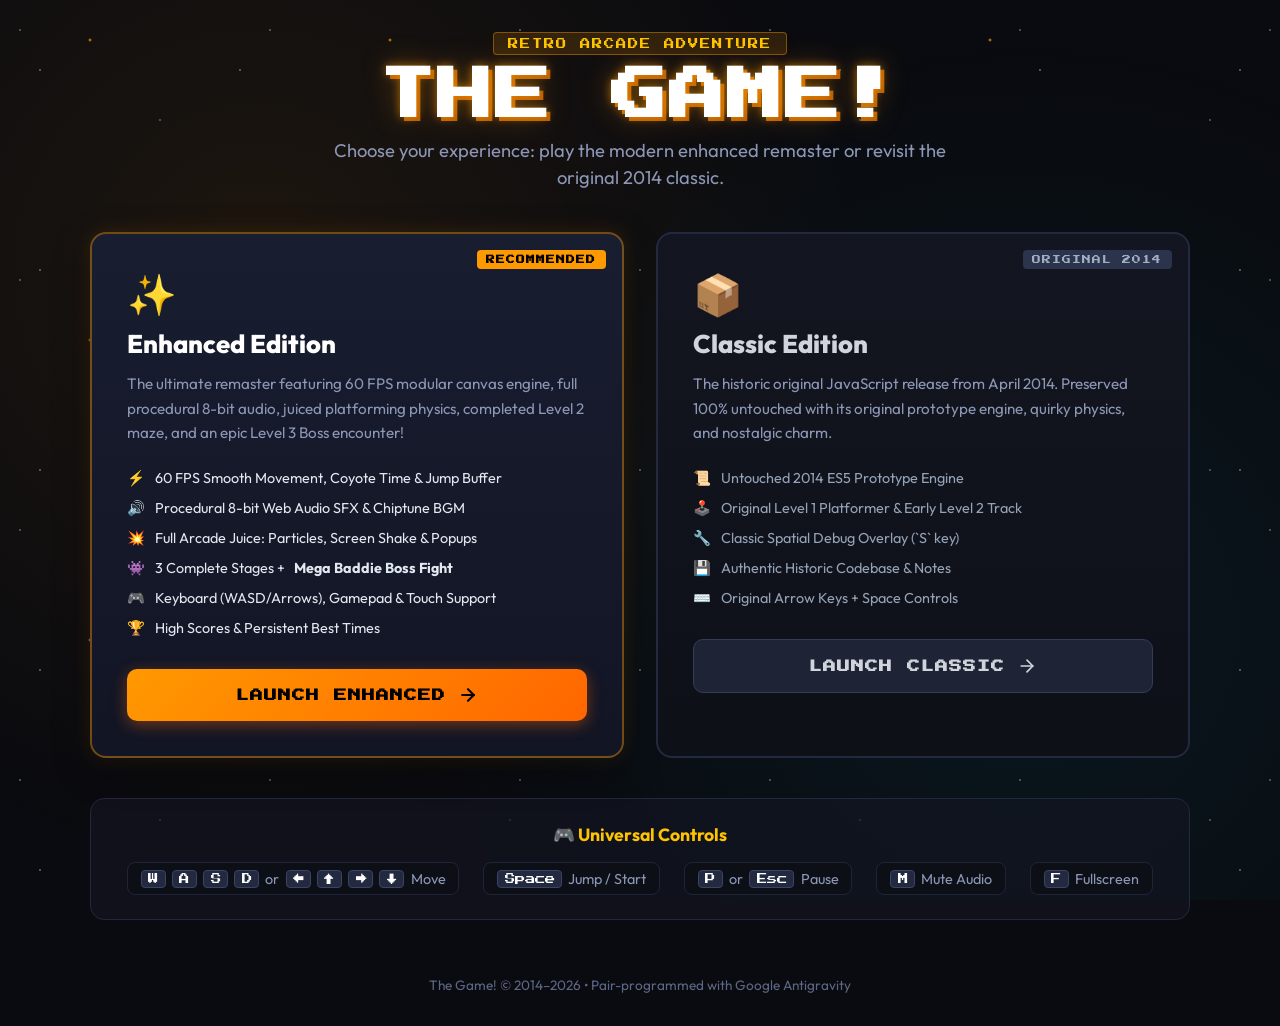
<file: index.html>
<!DOCTYPE html>
<html lang="en">
<head>
    <meta charset="UTF-8">
    <meta name="viewport" content="width=device-width, initial-scale=1.0">
    <title>The Game! — Master Portal</title>
    <link rel="stylesheet" href="launcher.css">
    <link rel="preconnect" href="https://fonts.googleapis.com">
    <link rel="preconnect" href="https://fonts.gstatic.com" crossorigin>
    <link href="https://fonts.googleapis.com/css2?family=Press+Start+2P&family=Outfit:wght@400;600;800&display=swap" rel="stylesheet">
</head>
<body>
    <div class="stars-bg"></div>
    <div class="container">
        <header class="hero-header">
            <div class="logo-badge">RETRO ARCADE ADVENTURE</div>
            <h1 class="game-title">THE GAME!</h1>
            <p class="tagline">Choose your experience: play the modern enhanced remaster or revisit the original 2014 classic.</p>
        </header>

        <main class="editions-grid">
            <!-- Enhanced Edition Card -->
            <article class="edition-card enhanced-card">
                <div class="badge-featured">RECOMMENDED</div>
                <div class="card-glow"></div>
                <div class="card-content">
                    <div class="edition-icon">✨</div>
                    <h2>Enhanced Edition</h2>
                    <p class="edition-desc">The ultimate remaster featuring 60 FPS modular canvas engine, full procedural 8-bit audio, juiced platforming physics, completed Level 2 maze, and an epic Level 3 Boss encounter!</p>
                    
                    <ul class="feature-list">
                        <li><span>⚡</span> 60 FPS Smooth Movement, Coyote Time & Jump Buffer</li>
                        <li><span>🔊</span> Procedural 8-bit Web Audio SFX & Chiptune BGM</li>
                        <li><span>💥</span> Full Arcade Juice: Particles, Screen Shake & Popups</li>
                        <li><span>👾</span> 3 Complete Stages + <strong>Mega Baddie Boss Fight</strong></li>
                        <li><span>🎮</span> Keyboard (WASD/Arrows), Gamepad & Touch Support</li>
                        <li><span>🏆</span> High Scores & Persistent Best Times</li>
                    </ul>

                    <a href="enhanced/index.html" class="play-btn enhanced-btn">
                        <span>LAUNCH ENHANCED</span>
                        <svg width="20" height="20" viewBox="0 0 24 24" fill="none" stroke="currentColor" stroke-width="2.5" stroke-linecap="round" stroke-linejoin="round"><line x1="5" y1="12" x2="19" y2="12"></line><polyline points="12 5 19 12 12 19"></polyline></svg>
                    </a>
                </div>
            </article>

            <!-- Classic Edition Card -->
            <article class="edition-card classic-card">
                <div class="badge-classic">ORIGINAL 2014</div>
                <div class="card-content">
                    <div class="edition-icon">📦</div>
                    <h2>Classic Edition</h2>
                    <p class="edition-desc">The historic original JavaScript release from April 2014. Preserved 100% untouched with its original prototype engine, quirky physics, and nostalgic charm.</p>
                    
                    <ul class="feature-list classic-list">
                        <li><span>📜</span> Untouched 2014 ES5 Prototype Engine</li>
                        <li><span>🕹️</span> Original Level 1 Platformer & Early Level 2 Track</li>
                        <li><span>🔧</span> Classic Spatial Debug Overlay (`S` key)</li>
                        <li><span>💾</span> Authentic Historic Codebase & Notes</li>
                        <li><span>⌨️</span> Original Arrow Keys + Space Controls</li>
                    </ul>

                    <a href="classic/THEGAME.html" class="play-btn classic-btn">
                        <span>LAUNCH CLASSIC</span>
                        <svg width="20" height="20" viewBox="0 0 24 24" fill="none" stroke="currentColor" stroke-width="2" stroke-linecap="round" stroke-linejoin="round"><line x1="5" y1="12" x2="19" y2="12"></line><polyline points="12 5 19 12 12 19"></polyline></svg>
                    </a>
                </div>
            </article>
        </main>

        <section class="info-section">
            <div class="controls-summary">
                <h3>🎮 Universal Controls</h3>
                <div class="controls-grid">
                    <div class="ctrl-pill"><kbd>W</kbd><kbd>A</kbd><kbd>S</kbd><kbd>D</kbd> or <kbd>←</kbd><kbd>↑</kbd><kbd>→</kbd><kbd>↓</kbd> <span>Move</span></div>
                    <div class="ctrl-pill"><kbd>Space</kbd> <span>Jump / Start</span></div>
                    <div class="ctrl-pill"><kbd>P</kbd> or <kbd>Esc</kbd> <span>Pause</span></div>
                    <div class="ctrl-pill"><kbd>M</kbd> <span>Mute Audio</span></div>
                    <div class="ctrl-pill"><kbd>F</kbd> <span>Fullscreen</span></div>
                </div>
            </div>
        </section>

        <footer class="portal-footer">
            <p>The Game! © 2014–2026 • Pair-programmed with Google Antigravity</p>
        </footer>
    </div>
</body>
</html>
</file>
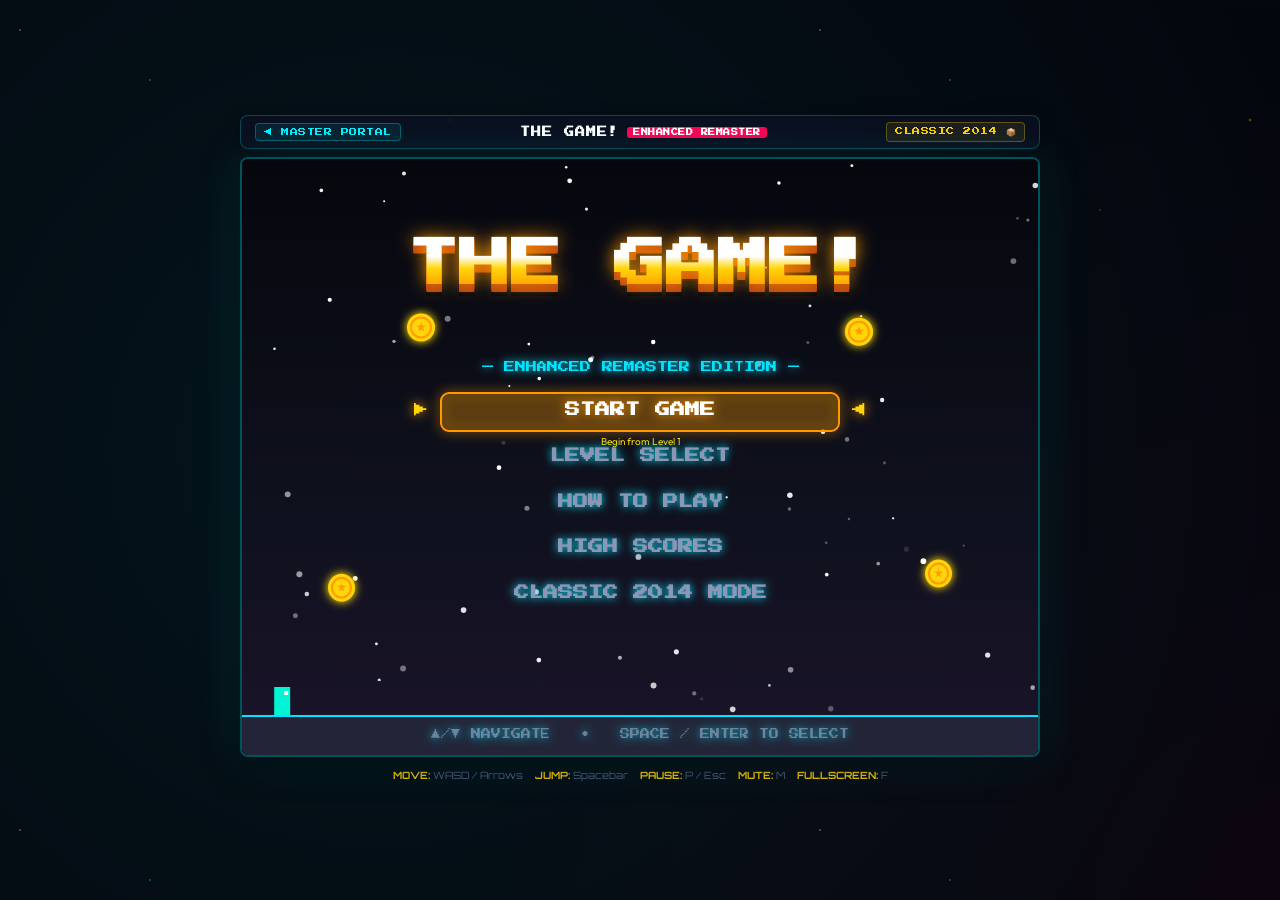
<file: enhanced/index.html>
<!DOCTYPE html>
<html lang="en">
<head>
    <meta charset="UTF-8">
    <meta name="viewport" content="width=device-width, initial-scale=1.0, maximum-scale=1.0, user-scalable=no">
    <title>The Game! — Enhanced Edition</title>
    <link rel="stylesheet" href="styles.css">
    <link rel="preconnect" href="https://fonts.googleapis.com">
    <link rel="preconnect" href="https://fonts.gstatic.com" crossorigin>
    <link href="https://fonts.googleapis.com/css2?family=Press+Start+2P&family=Orbitron:wght@600;800&family=Outfit:wght@400;600;700;900&display=swap" rel="stylesheet">
</head>
<body>
    <div class="game-viewport-container">
        <div class="cabinet-layout">
            <!-- Top Arcade Marquee -->
            <header class="cabinet-marquee">
                <a href="../index.html" class="portal-back-btn" title="Back to Master Launcher">
                    <span>◀ MASTER PORTAL</span>
                </a>
                <div class="marquee-title">THE GAME! <span class="badge-remaster">ENHANCED REMASTER</span></div>
                <a href="../classic/THEGAME.html" class="classic-mode-btn" title="Switch to 2014 Classic Edition">
                    <span>CLASSIC 2014 📦</span>
                </a>
            </header>

            <!-- Main Screen Container -->
            <div class="arcade-screen-frame" id="screenFrame">
                <canvas id="gameCanvas" class="game-canvas" width="800" height="600"></canvas>
                <div id="hudContainer"></div>
                <div class="crt-overlay"></div>
            </div>

            <!-- Quick Help Bar -->
            <footer class="controls-hint-bar">
                <span><strong>MOVE:</strong> WASD / Arrows</span>
                <span><strong>JUMP:</strong> Spacebar</span>
                <span><strong>PAUSE:</strong> P / Esc</span>
                <span><strong>MUTE:</strong> M</span>
                <span><strong>FULLSCREEN:</strong> F</span>
            </footer>
        </div>
    </div>

    <!-- Standalone Bundle (Runs on both file:// and http:// protocols without CORS issues) -->
    <script src="bundle.js"></script>
</body>
</html>
</file>
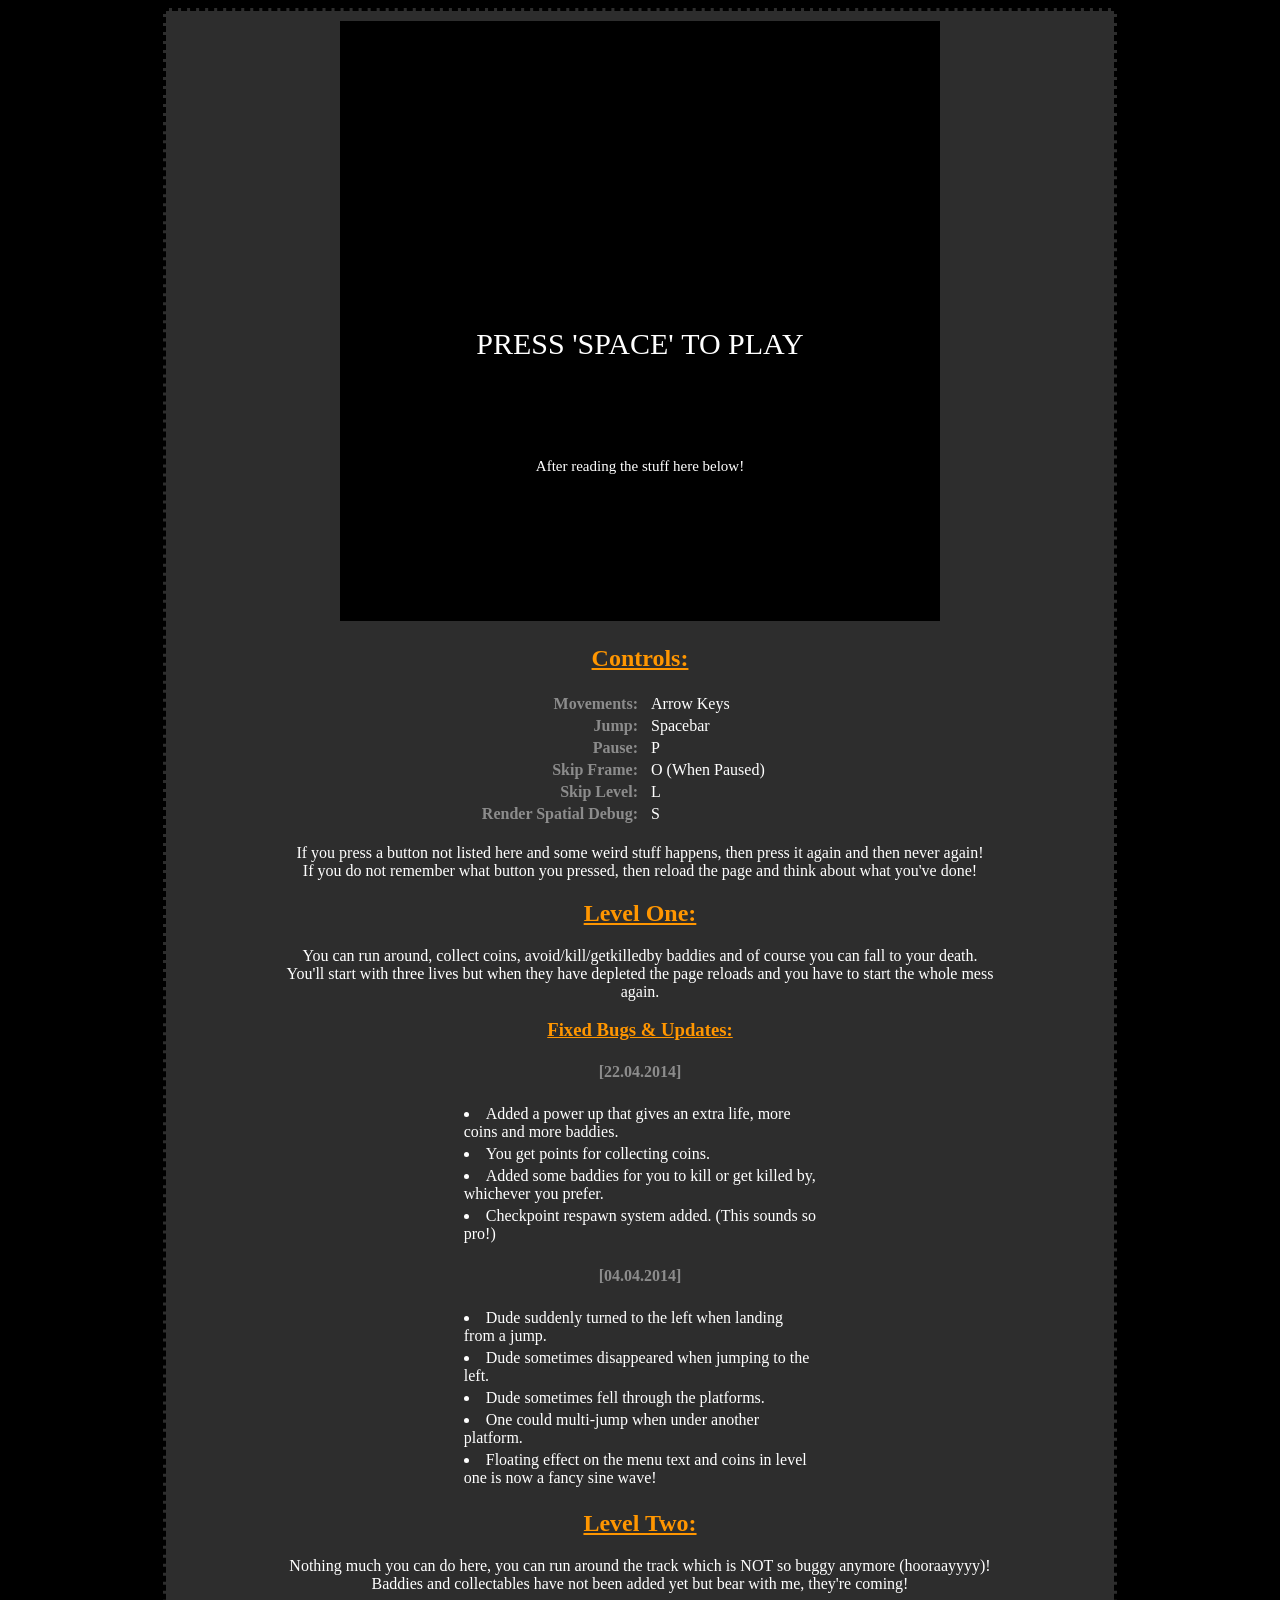
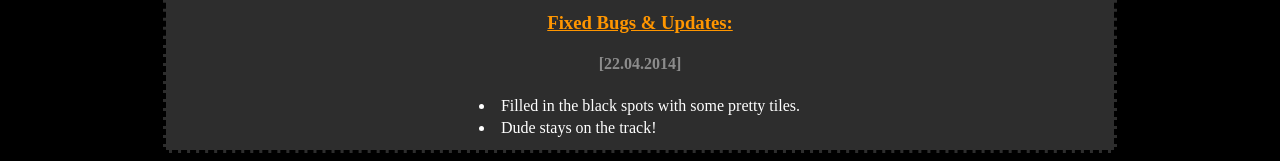
<file: classic/THEGAME.html>
<!DOCTYPE html>
<html><head><meta http-equiv="Content-Type" content="text/html; charset=UTF-8">
    <meta charset="UTF-8">
    <title>The Game!</title>
    <link rel="stylesheet" type="text/css" href="layout.css"></head>
  <body>
    <div id="containerDiv">
        <div id="canvasDiv">
        	<canvas id="myCanvas" width="600" height="600">
        	Sorry, but your browser does not support the HTML5 canvas tag.
        	</canvas>
            
            <canvas id="myLevel" width="3400" height="600" style="display: none">
            Sorry, but your browser does not support the HTML5 canvas tag.
            </canvas>
        </div>
        <div id="infoDiv">
            <p>
            <h2>Controls:</h2>
            <table>
                <tr>
                    <td id="actionsTD">Movements: 
                    <td id="controlsTD">Arrow Keys
                </tr>
                <tr>
                    <td id="actionsTD">Jump:
                    <td id="controlsTD">Spacebar
                </tr>
                <tr>
                    <td id="actionsTD">Pause: 
                    <td id="controlsTD">P
                </tr>
                <tr>
                    <td id="actionsTD">Skip Frame: 
                    <td id="controlsTD">O (When Paused)
                </tr>
                <tr>
                    <td id="actionsTD">Skip Level: 
                    <td id="controlsTD">L
                </tr>
                <tr>
                    <td id="actionsTD">Render Spatial Debug: 
                    <td id="controlsTD">S
                </tr>
            </table>
            <br>
            If you press a button not listed here and some weird stuff happens, then press it again and then never again!<br>
            If you do not remember what button you pressed, then reload the page and think about what you've done!

            <h2>Level One:</h2>
            You can run around, collect coins, avoid/kill/getkilledby baddies and of course you can fall to your death.<br> 
            You'll start with three lives but when they have depleted the page reloads and you have to start the whole mess again.

            <h3>Fixed Bugs & Updates:</h3>
            <h4>[22.04.2014]</h4>
            <table>
                <tr>
                    <td><li>Added a power up that gives an extra life, more coins and more baddies.
                </tr>
                <tr>
                    <td><li>You get points for collecting coins.
                </tr>
                <tr>
                    <td><li>Added some baddies for you to kill or get killed by, whichever you prefer.
                </tr>
                <tr>
                    <td><li>Checkpoint respawn system added. (This sounds so pro!)
                </tr>
            </table>
            <h4>[04.04.2014]</h4>
            <table>
                <tr>
                    <td><li>Dude suddenly turned to the left when landing from a jump.
                </tr>
                <tr>
                    <td><li>Dude sometimes disappeared when jumping to the left.
                </tr>
                <tr>
                    <td><li>Dude sometimes fell through the platforms.
                </tr>
                <tr>
                    <td><li>One could multi-jump when under another platform.
                </tr>
                <tr>
                    <td><li>Floating effect on the menu text and coins in level one is now a fancy sine wave!
                </tr>   
            </table>

            <h2>Level Two:</h2>
            Nothing much you can do here, you can run around the track which is NOT so buggy anymore (hooraayyyy)!<br> 
            Baddies and collectables have not been added yet but bear with me, they're coming!
            </p>
            <h3>Fixed Bugs & Updates:</h3>
            <h4>[22.04.2014]</h4>
            <table>
                <tr>
                    <td><li>Filled in the black spots with some pretty tiles.
                </tr>
                <tr>
                    <td><li>Dude stays on the track!
                </tr>
            </table>
        </div>
    </div>

    <script src="./javascript/Utils/globals.js"></script>
    <script src="./javascript/Utils/consts.js"></script>
    <script src="./javascript/Utils/util.js"></script>
    <script src="./javascript/Utils/keys.js"></script>
    <script src="./javascript/Utils/handleMouse.js"></script>
    <script src="./javascript/Utils/imagesPreload.js"></script>

    <script src="./javascript/Managers/gameFlowManager.js"></script>
    <script src="./javascript/Managers/spatialManager.js"></script>
    <script src="./javascript/Managers/menuManager.js"></script>
    <script src="./javascript/Managers/entityManager.js"></script>

    <script src="./javascript/Constructors/Sprite.js"></script>
    <script src="./javascript/Constructors/Entity.js"></script>
    
    <script src="./javascript/Levels/Menu.js"></script>
    <script src="./javascript/Levels/LevelOne.js"></script>
    <script src="./javascript/Levels/LevelTwo.js"></script>
    
    <script src="./javascript/Entities/DudeOne.js"></script>
    <script src="./javascript/Entities/BaddieOne.js"></script>
    <script src="./javascript/Entities/DudeTwo.js"></script>
    <script src="./javascript/Entities/BaddieTwo.js"></script>    
    <script src="./javascript/Entities/Collectables.js"></script>
    
    <script src="./javascript/Main/update.js"></script>
    <script src="./javascript/Main/render.js"></script>
    <script src="./javascript/Main/main.js"></script>

    <script src="./javascript/THEGAME.js"></script>
</body></html>
</file>
<file: launcher.css>
:root {
    --bg-dark: #0a0b10;
    --card-bg: #141724;
    --card-border: #23283e;
    --accent-orange: #ff9900;
    --accent-gold: #ffc400;
    --accent-cyan: #00e5ff;
    --accent-purple: #9d4edd;
    --text-main: #f0f3fc;
    --text-muted: #8c96b5;
    --font-arcade: 'Press Start 2P', monospace;
    --font-ui: 'Outfit', sans-serif;
}

* {
    box-sizing: border-box;
    margin: 0;
    padding: 0;
}

body {
    background-color: var(--bg-dark);
    color: var(--text-main);
    font-family: var(--font-ui);
    min-height: 100vh;
    display: flex;
    justify-content: center;
    align-items: center;
    position: relative;
    overflow-x: hidden;
    padding: 2rem 1rem;
}

.stars-bg {
    position: fixed;
    top: 0;
    left: 0;
    width: 100vw;
    height: 100vh;
    background: 
        radial-gradient(circle at 20% 30%, rgba(255, 153, 0, 0.08) 0%, transparent 50%),
        radial-gradient(circle at 80% 70%, rgba(0, 229, 255, 0.06) 0%, transparent 50%),
        radial-gradient(1px 1px at 20px 30px, #eee, rgba(0,0,0,0)),
        radial-gradient(1px 1px at 40px 70px, #fff, rgba(0,0,0,0)),
        radial-gradient(2px 2px at 90px 40px, #ff9900, rgba(0,0,0,0)),
        radial-gradient(1px 1px at 160px 120px, #ddd, rgba(0,0,0,0));
    background-size: 100% 100%, 100% 100%, 250px 250px, 200px 200px, 300px 300px, 350px 350px;
    pointer-events: none;
    z-index: 0;
}

.container {
    position: relative;
    z-index: 1;
    max-width: 1100px;
    width: 100%;
    margin: 0 auto;
    display: flex;
    flex-direction: column;
    gap: 2.5rem;
}

/* Header */
.hero-header {
    text-align: center;
    display: flex;
    flex-direction: column;
    align-items: center;
    gap: 0.8rem;
}

.logo-badge {
    font-family: var(--font-arcade);
    font-size: 0.65rem;
    letter-spacing: 2px;
    padding: 0.35rem 0.85rem;
    background: rgba(255, 153, 0, 0.15);
    border: 1px solid rgba(255, 153, 0, 0.4);
    color: var(--accent-gold);
    border-radius: 4px;
    text-transform: uppercase;
}

.game-title {
    font-family: var(--font-arcade);
    font-size: clamp(2rem, 5vw, 3.5rem);
    color: #fff;
    text-shadow: 
        0 0 10px rgba(255, 153, 0, 0.6),
        0 0 30px rgba(255, 153, 0, 0.3),
        4px 4px 0px #b85d00;
    letter-spacing: 2px;
}

.tagline {
    font-size: 1.15rem;
    color: var(--text-muted);
    max-width: 650px;
    line-height: 1.5;
}

/* Grid Cards */
.editions-grid {
    display: grid;
    grid-template-columns: repeat(auto-fit, minmax(320px, 1fr));
    gap: 2rem;
}

.edition-card {
    background: var(--card-bg);
    border: 2px solid var(--card-border);
    border-radius: 16px;
    padding: 2.2rem;
    display: flex;
    flex-direction: column;
    position: relative;
    transition: transform 0.3s ease, border-color 0.3s ease, box-shadow 0.3s ease;
    overflow: hidden;
}

.edition-card:hover {
    transform: translateY(-6px);
}

.enhanced-card {
    border-color: rgba(255, 153, 0, 0.4);
    background: linear-gradient(180deg, #181d30 0%, #121524 100%);
    box-shadow: 0 12px 36px rgba(0, 0, 0, 0.4), 0 0 20px rgba(255, 153, 0, 0.15);
}

.enhanced-card:hover {
    border-color: var(--accent-orange);
    box-shadow: 0 16px 45px rgba(0, 0, 0, 0.6), 0 0 35px rgba(255, 153, 0, 0.3);
}

.classic-card {
    border-color: #232a3f;
    background: linear-gradient(180deg, #131620 0%, #0e1018 100%);
}

.classic-card:hover {
    border-color: #3d4666;
    box-shadow: 0 12px 30px rgba(0, 0, 0, 0.5);
}

.badge-featured {
    position: absolute;
    top: 1rem;
    right: 1rem;
    font-family: var(--font-arcade);
    font-size: 0.55rem;
    background: var(--accent-orange);
    color: #000;
    font-weight: bold;
    padding: 0.3rem 0.6rem;
    border-radius: 4px;
    letter-spacing: 1px;
}

.badge-classic {
    position: absolute;
    top: 1rem;
    right: 1rem;
    font-family: var(--font-arcade);
    font-size: 0.55rem;
    background: #2b334d;
    color: #a0aec0;
    padding: 0.3rem 0.6rem;
    border-radius: 4px;
    letter-spacing: 1px;
}

.edition-icon {
    font-size: 2.5rem;
    margin-bottom: 0.5rem;
}

.card-content h2 {
    font-size: 1.6rem;
    font-weight: 800;
    margin-bottom: 0.75rem;
}

.enhanced-card h2 {
    color: #fff;
}

.classic-card h2 {
    color: #d1d5db;
}

.edition-desc {
    font-size: 0.95rem;
    color: var(--text-muted);
    line-height: 1.6;
    margin-bottom: 1.5rem;
}

.feature-list {
    list-style: none;
    display: flex;
    flex-direction: column;
    gap: 0.75rem;
    margin-bottom: 2rem;
    flex-grow: 1;
}

.feature-list li {
    font-size: 0.9rem;
    display: flex;
    align-items: center;
    gap: 0.6rem;
    color: #e2e8f0;
}

.feature-list.classic-list li {
    color: #94a3b8;
}

/* Play Buttons */
.play-btn {
    display: flex;
    align-items: center;
    justify-content: center;
    gap: 0.75rem;
    font-family: var(--font-arcade);
    font-size: 0.8rem;
    padding: 1rem 1.5rem;
    border-radius: 10px;
    text-decoration: none;
    transition: all 0.25s ease;
    font-weight: bold;
    letter-spacing: 1px;
    margin-top: auto;
}

.enhanced-btn {
    background: linear-gradient(135deg, #ff9900 0%, #ff6600 100%);
    color: #000;
    box-shadow: 0 4px 15px rgba(255, 102, 0, 0.4);
}

.enhanced-btn:hover {
    background: linear-gradient(135deg, #ffaa1a 0%, #ff7700 100%);
    box-shadow: 0 6px 25px rgba(255, 102, 0, 0.7);
    transform: scale(1.02);
}

.classic-btn {
    background: #1e2436;
    color: #d1d5db;
    border: 1px solid #333d59;
}

.classic-btn:hover {
    background: #29324c;
    color: #fff;
    border-color: #495780;
    transform: scale(1.02);
}

/* Controls Info */
.info-section {
    background: rgba(20, 23, 36, 0.6);
    border: 1px solid var(--card-border);
    border-radius: 14px;
    padding: 1.5rem 2rem;
    text-align: center;
}

.controls-summary h3 {
    font-size: 1.1rem;
    margin-bottom: 1rem;
    color: var(--accent-gold);
    font-weight: 700;
}

.controls-grid {
    display: flex;
    flex-wrap: wrap;
    justify-content: center;
    gap: 1rem 1.5rem;
}

.ctrl-pill {
    display: flex;
    align-items: center;
    gap: 0.4rem;
    font-size: 0.9rem;
    color: var(--text-muted);
    background: #0d0f17;
    padding: 0.4rem 0.8rem;
    border-radius: 8px;
    border: 1px solid #1f2438;
}

.ctrl-pill kbd {
    background: #232a3f;
    border: 1px solid #394466;
    color: #fff;
    border-radius: 4px;
    padding: 0.2rem 0.4rem;
    font-family: var(--font-arcade);
    font-size: 0.65rem;
}

.portal-footer {
    text-align: center;
    font-size: 0.85rem;
    color: #5d6785;
    margin-top: 1rem;
}

@media (max-width: 640px) {
    .container {
        gap: 1.5rem;
    }
    .game-title {
        font-size: 1.8rem;
    }
    .edition-card {
        padding: 1.5rem;
    }
}
</file>
<file: enhanced/styles.css>
/**
 * ============================================================================
 * THE GAME - ENHANCED EDITION
 * Arcade Master Stylesheet
 * ============================================================================
 * Modern Retro-Futuristic Aesthetic:
 * - Animated CSS Starfield Background
 * - Pixel-Perfect Canvas Scaling & Retro Arcade Bezel
 * - CRT Scanline / Vignette Post-Processing Shader
 * - Glassmorphic Arcade HUD & Pixel Heart Containers
 * - Responsive Touch Controls for Mobile & Tablet
 * - Animated Modals, Sliders, and Glowing Arcade Typography
 */

@import url('https://fonts.googleapis.com/css2?family=Orbitron:wght@400;600;800;900&family=Press+Start+2P&family=Outfit:wght@400;600;700&display=swap');

/* ============================================================================
   ROOT DESIGN TOKENS
   ============================================================================ */
:root {
    /* Color Palette */
    --bg-void: #05070e;
    --bg-surface: #0c1020;
    --bg-surface-glass: rgba(12, 16, 32, 0.88);
    --bg-card: #141b34;
    --bg-card-glass: rgba(20, 27, 52, 0.75);

    /* Arcade Neons */
    --neon-cyan: #00f0ff;
    --neon-cyan-glow: rgba(0, 240, 255, 0.45);
    --neon-pink: #ff0055;
    --neon-pink-glow: rgba(255, 0, 85, 0.45);
    --neon-gold: #ffd000;
    --neon-gold-glow: rgba(255, 208, 0, 0.45);
    --neon-green: #00ff88;
    --neon-green-glow: rgba(0, 255, 136, 0.45);
    --neon-purple: #a855f7;

    /* Typography */
    --font-arcade: 'Press Start 2P', monospace;
    --font-heading: 'Orbitron', -apple-system, sans-serif;
    --font-ui: 'Outfit', -apple-system, sans-serif;

    /* Text Colors */
    --text-pure: #ffffff;
    --text-primary: #f0f4ff;
    --text-secondary: #8ea3cc;
    --text-muted: #536486;

    /* Borders & Shadows */
    --border-subtle: rgba(255, 255, 255, 0.08);
    --border-cyan: rgba(0, 240, 255, 0.4);
    --border-gold: rgba(255, 208, 0, 0.4);
    --shadow-arcade: 0 8px 32px rgba(0, 0, 0, 0.6);
    --glow-cyan: 0 0 15px var(--neon-cyan-glow);
    --glow-gold: 0 0 15px var(--neon-gold-glow);

    /* Sizing & Transitions */
    --radius-sm: 4px;
    --radius-md: 8px;
    --radius-lg: 14px;
    --transition-fast: 0.15s cubic-bezier(0.4, 0, 0.2, 1);
    --transition-smooth: 0.25s cubic-bezier(0.4, 0, 0.2, 1);
}

/* ============================================================================
   GLOBAL RESET & STARFIELD BACKGROUND
   ============================================================================ */
*, *::before, *::after {
    box-sizing: border-box;
    margin: 0;
    padding: 0;
    user-select: none;
    -webkit-user-select: none;
}

html, body {
    width: 100%;
    height: 100%;
    overflow: hidden;
    background-color: var(--bg-void);
    color: var(--text-primary);
    font-family: var(--font-ui);
    touch-action: none;
}

/* Animated Parallax Starfield */
body::before, body::after {
    content: '';
    position: fixed;
    top: 0;
    left: 0;
    width: 200%;
    height: 200%;
    pointer-events: none;
    z-index: 0;
}

/* Star Layer 1 */
body::before {
    background-image: 
        radial-gradient(1.5px 1.5px at 20px 30px, #ffffff, transparent),
        radial-gradient(1.5px 1.5px at 150px 80px, #00f0ff, transparent),
        radial-gradient(1px 1px at 300px 210px, #ffffff, transparent),
        radial-gradient(2px 2px at 450px 120px, #ffd000, transparent),
        radial-gradient(1px 1px at 600px 350px, #a855f7, transparent),
        radial-gradient(1.5px 1.5px at 750px 180px, #ffffff, transparent),
        radial-gradient(2px 2px at 900px 290px, #00f0ff, transparent);
    background-size: 800px 800px;
    animation: starfieldSlow 120s linear infinite;
    opacity: 0.45;
}

/* Star Layer 2 & Cosmic Nebula Glow */
body::after {
    background: 
        radial-gradient(circle at 15% 25%, rgba(0, 240, 255, 0.08) 0%, transparent 40%),
        radial-gradient(circle at 85% 75%, rgba(168, 85, 247, 0.08) 0%, transparent 40%),
        radial-gradient(circle at 50% 50%, rgba(255, 0, 85, 0.04) 0%, transparent 60%);
    opacity: 0.8;
}

@keyframes starfieldSlow {
    from { transform: translateY(0); }
    to { transform: translateY(-800px); }
}

/* ============================================================================
   GAME APPLICATION CONTAINER & CABINET FRAME
   ============================================================================ */
.game-viewport-container {
    position: relative;
    width: 100vw;
    height: 100vh;
    display: flex;
    align-items: center;
    justify-content: center;
    padding: 10px;
    z-index: 1;
}

.cabinet-layout {
    display: flex;
    flex-direction: column;
    align-items: center;
    gap: 8px;
    max-width: 100%;
    max-height: 100%;
}

.cabinet-marquee {
    width: 100%;
    max-width: 800px;
    display: flex;
    align-items: center;
    justify-content: space-between;
    padding: 6px 14px;
    background: rgba(12, 16, 32, 0.85);
    border: 1px solid rgba(0, 240, 255, 0.25);
    border-radius: var(--radius-md);
    box-shadow: 0 4px 15px rgba(0, 0, 0, 0.5);
    font-family: var(--font-arcade);
    font-size: 10px;
}

.portal-back-btn, .classic-mode-btn {
    color: var(--neon-cyan);
    text-decoration: none;
    padding: 4px 8px;
    border-radius: 4px;
    border: 1px solid rgba(0, 240, 255, 0.3);
    background: rgba(0, 240, 255, 0.08);
    transition: all var(--transition-fast);
    font-size: 8px;
    letter-spacing: 0.5px;
}

.portal-back-btn:hover, .classic-mode-btn:hover {
    background: rgba(0, 240, 255, 0.2);
    border-color: var(--neon-cyan);
    transform: scale(1.04);
}

.classic-mode-btn {
    color: var(--neon-gold);
    border-color: rgba(255, 208, 0, 0.3);
    background: rgba(255, 208, 0, 0.08);
}

.classic-mode-btn:hover {
    background: rgba(255, 208, 0, 0.2);
    border-color: var(--neon-gold);
}

.marquee-title {
    color: #ffffff;
    font-weight: bold;
    letter-spacing: 1px;
    display: flex;
    align-items: center;
    gap: 8px;
}

.badge-remaster {
    background: var(--neon-pink);
    color: #ffffff;
    font-size: 7px;
    padding: 2px 6px;
    border-radius: 3px;
    letter-spacing: 0.5px;
}

.arcade-screen-frame {
    position: relative;
    display: flex;
    align-items: center;
    justify-content: center;
    box-shadow: var(--shadow-arcade), 0 0 50px rgba(0, 240, 255, 0.15);
    border-radius: var(--radius-md);
    background: #000000;
    overflow: hidden;
    border: 2px solid rgba(0, 240, 255, 0.35);
    width: 800px;
    height: 600px;
    max-width: 95vw;
    max-height: 75vh;
    aspect-ratio: 4 / 3;
}

/* Canvas Element */
canvas.game-canvas {
    width: 100%;
    height: 100%;
    display: block;
    image-rendering: -moz-crisp-edges;
    image-rendering: -webkit-crisp-edges;
    image-rendering: pixelated;
    image-rendering: crisp-edges;
    background-color: #000000;
}

.controls-hint-bar {
    width: 100%;
    max-width: 800px;
    display: flex;
    flex-wrap: wrap;
    justify-content: center;
    gap: 12px;
    font-size: 10px;
    color: var(--text-muted);
    font-family: var(--font-heading);
    padding: 4px 10px;
}

.controls-hint-bar strong {
    color: var(--neon-gold);
}

/* ============================================================================
   CRT SCANLINE & RETRO VIGNETTE SHADER (TOGGLEABLE)
   ============================================================================ */
.crt-overlay {
    position: absolute;
    top: 0;
    left: 0;
    width: 100%;
    height: 100%;
    pointer-events: none;
    z-index: 10;
    display: none;
}

body.crt-filter-active .crt-overlay {
    display: block;
    background: 
        linear-gradient(rgba(18, 16, 16, 0) 50%, rgba(0, 0, 0, 0.35) 50%),
        linear-gradient(90deg, rgba(255, 0, 0, 0.03), rgba(0, 255, 0, 0.01), rgba(0, 0, 255, 0.03));
    background-size: 100% 3px, 6px 100%;
    box-shadow: inset 0 0 80px rgba(0, 0, 0, 0.7);
}

/* ============================================================================
   ARCADE HUD ROOT & OVERLAY
   ============================================================================ */
.arcade-hud-root {
    position: absolute;
    top: 0;
    left: 0;
    width: 100%;
    height: 100%;
    pointer-events: none; /* Allows canvas interaction beneath */
    z-index: 20;
    display: flex;
    flex-direction: column;
    justify-content: space-between;
    padding: 14px 18px;
    font-family: var(--font-heading);
}

/* Allow interactive buttons inside HUD */
.arcade-hud-root button,
.arcade-hud-root input,
.arcade-hud-root .hud-modal-card {
    pointer-events: auto;
}

/* TOP HUD BAR */
.hud-top-bar {
    display: flex;
    justify-content: space-between;
    align-items: flex-start;
    width: 100%;
}

.hud-group {
    display: flex;
    align-items: center;
    gap: 12px;
    background: var(--bg-surface-glass);
    backdrop-filter: blur(8px);
    -webkit-backdrop-filter: blur(8px);
    border: 1px solid var(--border-subtle);
    padding: 8px 14px;
    border-radius: var(--radius-md);
    box-shadow: 0 4px 16px rgba(0, 0, 0, 0.4);
}

/* HEALTH & LIVES */
.hud-lives-badge {
    display: flex;
    align-items: center;
    gap: 6px;
    font-family: var(--font-arcade);
    font-size: 10px;
    color: var(--neon-gold);
}

.hud-icon-dude {
    display: inline-block;
    width: 12px;
    height: 12px;
    background: var(--neon-gold);
    border-radius: 2px;
    box-shadow: 0 0 6px var(--neon-gold-glow);
}

.hud-hearts-container {
    display: flex;
    align-items: center;
    gap: 6px;
}

/* Pixel Heart Container */
.hud-heart {
    width: 18px;
    height: 16px;
    position: relative;
    display: inline-block;
    transition: transform var(--transition-fast);
}

.hud-heart.heart-full::before,
.hud-heart.heart-full::after {
    content: '';
    position: absolute;
    top: 0;
    width: 10px;
    height: 14px;
    background: var(--neon-pink);
    border-radius: 5px 5px 0 0;
    box-shadow: 0 0 8px var(--neon-pink-glow);
}

.hud-heart.heart-full::before {
    left: 9px;
    transform: rotate(-45deg);
    transform-origin: 0 100%;
}

.hud-heart.heart-full::after {
    left: 0;
    transform: rotate(45deg);
    transform-origin: 100% 100%;
}

/* Empty Heart */
.hud-heart.heart-empty::before,
.hud-heart.heart-empty::after {
    content: '';
    position: absolute;
    top: 0;
    width: 10px;
    height: 14px;
    background: #252b42;
    border-radius: 5px 5px 0 0;
}

.hud-heart.heart-empty::before {
    left: 9px;
    transform: rotate(-45deg);
    transform-origin: 0 100%;
}

.hud-heart.heart-empty::after {
    left: 0;
    transform: rotate(45deg);
    transform-origin: 100% 100%;
}

/* Damage Break Animation */
.hud-heart.heart-broken-anim {
    animation: heartBreak 0.4s ease-out forwards;
}

@keyframes heartBreak {
    0% { transform: scale(1.3); filter: brightness(2); }
    50% { transform: scale(0.8) rotate(15deg); opacity: 0.7; }
    100% { transform: scale(1) rotate(0deg); opacity: 0.4; }
}

/* STAGE & TIMER */
.hud-stage-group {
    flex-direction: column;
    gap: 4px;
    text-align: center;
    border-color: rgba(0, 240, 255, 0.2);
}

.hud-stage-title {
    font-family: var(--font-heading);
    font-weight: 800;
    font-size: 11px;
    letter-spacing: 2px;
    color: var(--neon-cyan);
    text-shadow: 0 0 8px var(--neon-cyan-glow);
}

.hud-timer-badge {
    display: flex;
    align-items: center;
    gap: 6px;
    font-family: var(--font-arcade);
    font-size: 10px;
    color: var(--text-primary);
}

/* SCORE & COINS */
.hud-coins-badge {
    display: flex;
    align-items: center;
    gap: 6px;
    font-family: var(--font-arcade);
    font-size: 10px;
    color: var(--neon-gold);
}

.hud-score-box {
    text-align: right;
}

.hud-score-label {
    font-size: 8px;
    font-weight: 800;
    letter-spacing: 1.5px;
    color: var(--text-muted);
}

.hud-score-val {
    font-family: var(--font-arcade);
    font-size: 13px;
    color: #ffffff;
    letter-spacing: 1px;
    text-shadow: 0 0 10px rgba(255, 255, 255, 0.4);
}

/* ============================================================================
   COMBO MULTIPLIER GAUGE
   ============================================================================ */
.hud-combo-container {
    align-self: center;
    display: flex;
    flex-direction: column;
    align-items: center;
    gap: 6px;
    background: var(--bg-surface-glass);
    border: 1px solid var(--neon-gold);
    box-shadow: 0 0 20px var(--neon-gold-glow);
    padding: 8px 18px;
    border-radius: var(--radius-md);
    margin-top: 10px;
    animation: comboPop 0.25s cubic-bezier(0.175, 0.885, 0.32, 1.275);
}

@keyframes comboPop {
    from { transform: scale(0.7); opacity: 0; }
    to { transform: scale(1); opacity: 1; }
}

.hud-combo-label {
    font-family: var(--font-heading);
    font-weight: 900;
    font-size: 13px;
    letter-spacing: 1.5px;
    color: var(--neon-gold);
    text-shadow: 0 0 10px var(--neon-gold-glow);
}

.hud-combo-meter {
    width: 140px;
    height: 6px;
    background: rgba(0, 0, 0, 0.6);
    border-radius: 3px;
    overflow: hidden;
}

.hud-combo-fill {
    height: 100%;
    background: linear-gradient(90deg, var(--neon-gold), #ff4800);
    box-shadow: 0 0 8px var(--neon-gold-glow);
    transition: width 0.05s linear;
}

.hud-combo-container.combo-super {
    border-color: var(--neon-pink);
    box-shadow: 0 0 25px var(--neon-pink-glow);
}

.hud-combo-container.combo-super .hud-combo-label {
    color: var(--neon-pink);
    text-shadow: 0 0 12px var(--neon-pink-glow);
}

.hud-combo-container.combo-super .hud-combo-fill {
    background: linear-gradient(90deg, var(--neon-pink), var(--neon-cyan));
}

/* ============================================================================
   BOSS HEALTH BAR
   ============================================================================ */
.hud-boss-container {
    align-self: center;
    width: min(560px, 90%);
    display: flex;
    flex-direction: column;
    gap: 6px;
    background: var(--bg-surface-glass);
    border: 2px solid var(--neon-pink);
    border-radius: var(--radius-md);
    padding: 10px 16px;
    box-shadow: 0 0 30px var(--neon-pink-glow), 0 8px 30px rgba(0, 0, 0, 0.7);
    margin-bottom: 12px;
    animation: bossIntro 0.5s cubic-bezier(0.2, 0.8, 0.2, 1);
}

@keyframes bossIntro {
    from { transform: translateY(40px); opacity: 0; }
    to { transform: translateY(0); opacity: 1; }
}

.hud-boss-header {
    display: flex;
    justify-content: space-between;
    align-items: center;
    font-family: var(--font-heading);
}

.hud-boss-name {
    font-weight: 900;
    font-size: 12px;
    letter-spacing: 2px;
    color: #ffffff;
    text-shadow: 0 0 10px var(--neon-pink);
}

.hud-boss-phase {
    font-size: 10px;
    font-weight: 800;
    color: var(--neon-pink);
    letter-spacing: 1.5px;
}

.hud-boss-meter {
    position: relative;
    width: 100%;
    height: 12px;
    background: rgba(0, 0, 0, 0.7);
    border-radius: 4px;
    overflow: hidden;
    border: 1px solid rgba(255, 0, 85, 0.3);
}

.hud-boss-damage-lag {
    position: absolute;
    top: 0;
    left: 0;
    height: 100%;
    background: #ffffff;
    opacity: 0.8;
}

.hud-boss-fill {
    position: absolute;
    top: 0;
    left: 0;
    height: 100%;
    background: linear-gradient(90deg, var(--neon-pink), #ff5500);
    box-shadow: 0 0 12px var(--neon-pink-glow);
    transition: width 0.1s ease-out;
}

/* ============================================================================
   FLOATING TOAST NOTIFICATION
   ============================================================================ */
.hud-toast-banner {
    position: absolute;
    top: 90px;
    left: 50%;
    transform: translateX(-50%);
    display: flex;
    flex-direction: column;
    align-items: center;
    gap: 4px;
    background: var(--bg-surface-glass);
    border: 2px solid var(--neon-cyan);
    box-shadow: 0 0 25px var(--neon-cyan-glow), 0 8px 32px rgba(0, 0, 0, 0.8);
    padding: 12px 28px;
    border-radius: var(--radius-lg);
    z-index: 35;
    text-align: center;
}

.hud-toast-banner.toast-show {
    animation: toastSlideDown 0.35s cubic-bezier(0.175, 0.885, 0.32, 1.275) forwards;
}

.hud-toast-banner.toast-hide {
    animation: toastSlideUp 0.35s cubic-bezier(0.6, -0.28, 0.735, 0.045) forwards;
}

@keyframes toastSlideDown {
    from { transform: translate(-50%, -40px); opacity: 0; }
    to { transform: translate(-50%, 0); opacity: 1; }
}

@keyframes toastSlideUp {
    from { transform: translate(-50%, 0); opacity: 1; }
    to { transform: translate(-50%, -40px); opacity: 0; }
}

.hud-toast-title {
    font-family: var(--font-heading);
    font-weight: 900;
    font-size: 15px;
    letter-spacing: 2px;
    color: var(--neon-cyan);
    text-shadow: 0 0 12px var(--neon-cyan-glow);
}

.hud-toast-sub {
    font-size: 12px;
    color: var(--text-secondary);
    font-family: var(--font-ui);
    font-weight: 600;
}

/* ============================================================================
   MOBILE VIRTUAL CONTROLS OVERLAY
   ============================================================================ */
.virtual-controls-root {
    position: absolute;
    bottom: 20px;
    left: 0;
    width: 100%;
    display: none; /* Hidden by default on desktop */
    justify-content: space-between;
    align-items: flex-end;
    padding: 0 24px;
    pointer-events: none;
    z-index: 25;
}

/* Pause button for mobile */
.vbtn-pause {
    position: absolute;
    top: 14px;
    right: 18px;
    width: 44px;
    height: 44px;
    border-radius: 50%;
    background: var(--bg-surface-glass);
    border: 1px solid var(--border-cyan);
    color: var(--neon-cyan);
    font-size: 14px;
    display: none; /* Shown on touch screens */
    align-items: center;
    justify-content: center;
    box-shadow: 0 4px 12px rgba(0, 0, 0, 0.5);
    cursor: pointer;
    pointer-events: auto;
}

/* D-Pad Container */
.vpad-container {
    position: relative;
    width: 150px;
    height: 150px;
    pointer-events: auto;
}

.vpad-btn {
    position: absolute;
    width: 48px;
    height: 48px;
    background: rgba(20, 27, 52, 0.7);
    border: 1.5px solid rgba(0, 240, 255, 0.35);
    border-radius: var(--radius-sm);
    color: var(--neon-cyan);
    font-size: 16px;
    display: flex;
    align-items: center;
    justify-content: center;
    cursor: pointer;
    box-shadow: 0 4px 12px rgba(0, 0, 0, 0.5);
    transition: background var(--transition-fast), transform var(--transition-fast);
}

.vpad-up { top: 0; left: 51px; border-radius: 8px 8px 2px 2px; }
.vpad-down { bottom: 0; left: 51px; border-radius: 2px 2px 8px 8px; }
.vpad-left { top: 51px; left: 0; border-radius: 8px 2px 2px 8px; }
.vpad-right { top: 51px; right: 0; border-radius: 2px 8px 8px 2px; }

.vpad-center {
    position: absolute;
    top: 51px;
    left: 51px;
    width: 48px;
    height: 48px;
    background: rgba(12, 16, 32, 0.9);
    border: 1px solid rgba(255, 255, 255, 0.05);
}

.vpad-btn.pressed, .vpad-btn:active {
    background: var(--neon-cyan);
    color: var(--bg-void);
    box-shadow: 0 0 18px var(--neon-cyan-glow);
    transform: scale(0.92);
}

/* Action Buttons Container (Jump / Dash) */
.vbtn-container {
    display: flex;
    align-items: center;
    gap: 20px;
    pointer-events: auto;
}

.vbtn {
    width: 66px;
    height: 66px;
    border-radius: 50%;
    background: rgba(20, 27, 52, 0.75);
    font-family: var(--font-heading);
    font-weight: 900;
    font-size: 18px;
    cursor: pointer;
    box-shadow: 0 6px 18px rgba(0, 0, 0, 0.6);
    display: flex;
    align-items: center;
    justify-content: center;
    transition: transform var(--transition-fast), box-shadow var(--transition-fast);
}

.vbtn-jump {
    border: 2px solid var(--neon-green);
    color: var(--neon-green);
}

.vbtn-dash {
    border: 2px solid var(--neon-pink);
    color: var(--neon-pink);
    transform: translateY(-16px);
}

.vbtn.pressed, .vbtn:active {
    transform: scale(0.9);
}

.vbtn-jump.pressed, .vbtn-jump:active {
    background: var(--neon-green);
    color: var(--bg-void);
    box-shadow: 0 0 25px var(--neon-green-glow);
}

.vbtn-dash.pressed, .vbtn-dash:active {
    background: var(--neon-pink);
    color: var(--bg-void);
    box-shadow: 0 0 25px var(--neon-pink-glow);
    transform: translateY(-16px) scale(0.9);
}

/* ============================================================================
   IN-GAME PAUSE & SETTINGS MODAL
   ============================================================================ */
.hud-modal-backdrop {
    position: fixed;
    top: 0;
    left: 0;
    width: 100vw;
    height: 100vh;
    background: rgba(5, 7, 14, 0.82);
    backdrop-filter: blur(12px);
    -webkit-backdrop-filter: blur(12px);
    display: flex;
    align-items: center;
    justify-content: center;
    z-index: 50;
    padding: 20px;
    animation: modalFadeIn 0.25s ease-out;
}

@keyframes modalFadeIn {
    from { opacity: 0; }
    to { opacity: 1; }
}

.hud-modal-card {
    background: var(--bg-surface);
    border: 2px solid var(--border-cyan);
    border-radius: var(--radius-lg);
    box-shadow: var(--shadow-arcade), 0 0 40px rgba(0, 240, 255, 0.2);
    width: 100%;
    max-width: 480px;
    padding: 28px;
    display: flex;
    flex-direction: column;
    gap: 20px;
    animation: modalCardPop 0.3s cubic-bezier(0.175, 0.885, 0.32, 1.275);
}

@keyframes modalCardPop {
    from { transform: scale(0.9) translateY(20px); opacity: 0; }
    to { transform: scale(1) translateY(0); opacity: 1; }
}

.hud-modal-header {
    text-align: center;
}

.hud-modal-title {
    font-family: var(--font-heading);
    font-weight: 900;
    font-size: 22px;
    letter-spacing: 3px;
    color: var(--neon-cyan);
    text-shadow: 0 0 15px var(--neon-cyan-glow);
}

.hud-modal-subtitle {
    font-size: 11px;
    letter-spacing: 2px;
    color: var(--text-muted);
    font-weight: 700;
}

.hud-modal-body {
    display: flex;
    flex-direction: column;
    gap: 16px;
}

/* Menu Action Buttons */
.hud-menu-options {
    display: flex;
    flex-direction: column;
    gap: 10px;
}

.hud-arcade-btn {
    font-family: var(--font-heading);
    font-weight: 800;
    font-size: 13px;
    letter-spacing: 1.5px;
    padding: 12px 18px;
    background: var(--bg-card);
    border: 1px solid var(--border-subtle);
    border-radius: var(--radius-md);
    color: var(--text-primary);
    cursor: pointer;
    transition: all var(--transition-smooth);
    box-shadow: 0 4px 12px rgba(0, 0, 0, 0.3);
}

.hud-arcade-btn:hover {
    border-color: var(--neon-cyan);
    background: rgba(0, 240, 255, 0.12);
    color: #ffffff;
    box-shadow: 0 0 15px var(--neon-cyan-glow);
    transform: translateY(-2px);
}

.hud-arcade-btn:active {
    transform: translateY(1px);
}

.hud-arcade-btn.btn-primary {
    background: linear-gradient(135deg, rgba(0, 240, 255, 0.25), rgba(168, 85, 247, 0.25));
    border-color: var(--neon-cyan);
    color: #ffffff;
    box-shadow: 0 0 20px var(--neon-cyan-glow);
}

.hud-arcade-btn.btn-danger {
    border-color: rgba(255, 0, 85, 0.3);
    color: #ff6688;
}

.hud-arcade-btn.btn-danger:hover {
    border-color: var(--neon-pink);
    background: rgba(255, 0, 85, 0.15);
    color: #ffffff;
    box-shadow: 0 0 15px var(--neon-pink-glow);
}

/* Settings Sliders & Toggles Panel */
.hud-settings-panel {
    background: rgba(0, 0, 0, 0.3);
    border: 1px solid var(--border-subtle);
    border-radius: var(--radius-md);
    padding: 14px;
    display: flex;
    flex-direction: column;
    gap: 12px;
}

.hud-settings-heading {
    font-family: var(--font-heading);
    font-size: 10px;
    letter-spacing: 2px;
    color: var(--neon-gold);
    margin-bottom: 2px;
}

.hud-setting-row {
    display: grid;
    grid-template-columns: 90px 1fr 45px;
    align-items: center;
    gap: 10px;
    font-size: 11px;
    font-weight: 700;
    color: var(--text-secondary);
}

/* Custom Arcade Range Slider */
.hud-slider {
    -webkit-appearance: none;
    appearance: none;
    width: 100%;
    height: 6px;
    border-radius: 3px;
    background: #1c243f;
    outline: none;
}

.hud-slider::-webkit-slider-thumb {
    -webkit-appearance: none;
    appearance: none;
    width: 16px;
    height: 16px;
    border-radius: 50%;
    background: var(--neon-cyan);
    cursor: pointer;
    box-shadow: 0 0 10px var(--neon-cyan-glow);
    transition: transform var(--transition-fast);
}

.hud-slider::-webkit-slider-thumb:hover {
    transform: scale(1.2);
}

.hud-slider::-moz-range-thumb {
    width: 16px;
    height: 16px;
    border: none;
    border-radius: 50%;
    background: var(--neon-cyan);
    cursor: pointer;
    box-shadow: 0 0 10px var(--neon-cyan-glow);
}

.hud-slider-val {
    font-family: var(--font-arcade);
    font-size: 9px;
    color: var(--text-primary);
    text-align: right;
}

.hud-setting-toggle-row {
    display: grid;
    grid-template-columns: 1fr 1fr;
    gap: 8px;
    margin-top: 4px;
}

.hud-toggle-btn {
    font-family: var(--font-heading);
    font-size: 10px;
    font-weight: 700;
    padding: 8px 10px;
    background: var(--bg-card);
    border: 1px solid var(--border-subtle);
    border-radius: var(--radius-sm);
    color: var(--text-secondary);
    cursor: pointer;
    transition: all var(--transition-fast);
}

.hud-toggle-btn:hover {
    border-color: var(--border-cyan);
    color: #ffffff;
}

.hud-toggle-btn.active {
    border-color: var(--neon-cyan);
    background: rgba(0, 240, 255, 0.15);
    color: var(--neon-cyan);
    box-shadow: 0 0 10px var(--neon-cyan-glow);
}

/* Controls Cheat Sheet */
.hud-controls-sheet {
    display: grid;
    grid-template-columns: 1fr 1fr;
    gap: 8px;
    background: rgba(0, 0, 0, 0.2);
    padding: 10px 14px;
    border-radius: var(--radius-sm);
    font-size: 10px;
    color: var(--text-muted);
    font-weight: 600;
}

.hud-controls-sheet kbd {
    display: inline-block;
    padding: 2px 5px;
    background: #1e2642;
    border: 1px solid #33406a;
    border-radius: 3px;
    color: var(--text-primary);
    font-family: monospace;
    font-size: 9px;
}

/* ============================================================================
   RESPONSIVE LAYOUT & MEDIA QUERIES
   ============================================================================ */

/* Touch Device Detection */
@media (hover: none) and (pointer: coarse) {
    .virtual-controls-root {
        display: flex;
    }
    .vbtn-pause {
        display: flex;
    }
}

/* Desktop: Hide virtual controls unless forced */
@media (min-width: 900px) and (hover: hover) {
    .virtual-controls-root {
        display: none;
    }
}

/* Mobile & Small Screens */
@media (max-width: 640px) {
    .hud-top-bar {
        gap: 6px;
    }

    .hud-group {
        padding: 6px 10px;
        gap: 8px;
    }

    .hud-stage-title {
        font-size: 9px;
        letter-spacing: 1px;
    }

    .hud-timer-badge, .hud-lives-badge, .hud-coins-badge {
        font-size: 8px;
    }

    .hud-score-val {
        font-size: 11px;
    }

    .hud-heart {
        width: 14px;
        height: 12px;
    }

    .vpad-container {
        width: 130px;
        height: 130px;
    }

    .vpad-btn {
        width: 42px;
        height: 42px;
    }

    .vpad-up { left: 44px; }
    .vpad-down { left: 44px; }
    .vpad-left { top: 44px; }
    .vpad-right { top: 44px; }
    .vpad-center { top: 44px; left: 44px; width: 42px; height: 42px; }

    .vbtn {
        width: 56px;
        height: 56px;
        font-size: 15px;
    }

    .hud-modal-card {
        padding: 20px;
    }

    .hud-setting-toggle-row {
        grid-template-columns: 1fr;
    }

    .hud-controls-sheet {
        grid-template-columns: 1fr;
    }
}
</file>
<file: classic/layout.css>
body {
	background-color: rgb(0,0,0);
	color: rgb(255,255,255);
}

h1, h2, h3 {
	color: rgb(255,150,0);

	text-decoration:underline
}

h4 {
	color: rgb(140,140,140);
}

table {
	margin-left: auto;
	margin-right: auto;
}

td {
	width: 50%;
}

li {
	width: 50%;
	
	margin-left: auto;
	margin-right: auto;

	text-align: left;
}

#actionsTD {
	color: rgb(140,140,140);
	
	font-weight: bold;
	text-align: right;
}

#controlsTD {
	text-align: left;

	padding-left: 10px;
}

#containerDiv {
	border: 3px dashed rgba(0, 0, 0, 1);
	background-color: rgba(150, 150, 150, 0.3);

	width: 75%;
	height: 100%;

	overflow: auto;

  	margin-left: auto;
  	margin-right: auto;
}

#canvasDiv {
	width: 100%;
	height: inherit;

	margin-top: 10px;
	
	text-align: center;
}

#infoDiv {
	width: inherit;
	height: inherit;

	margin-left: auto;
	margin-right: auto;

	text-align: center;

	margin-bottom: 10px;
}

canvas {
	display: inline;
}
</file>
